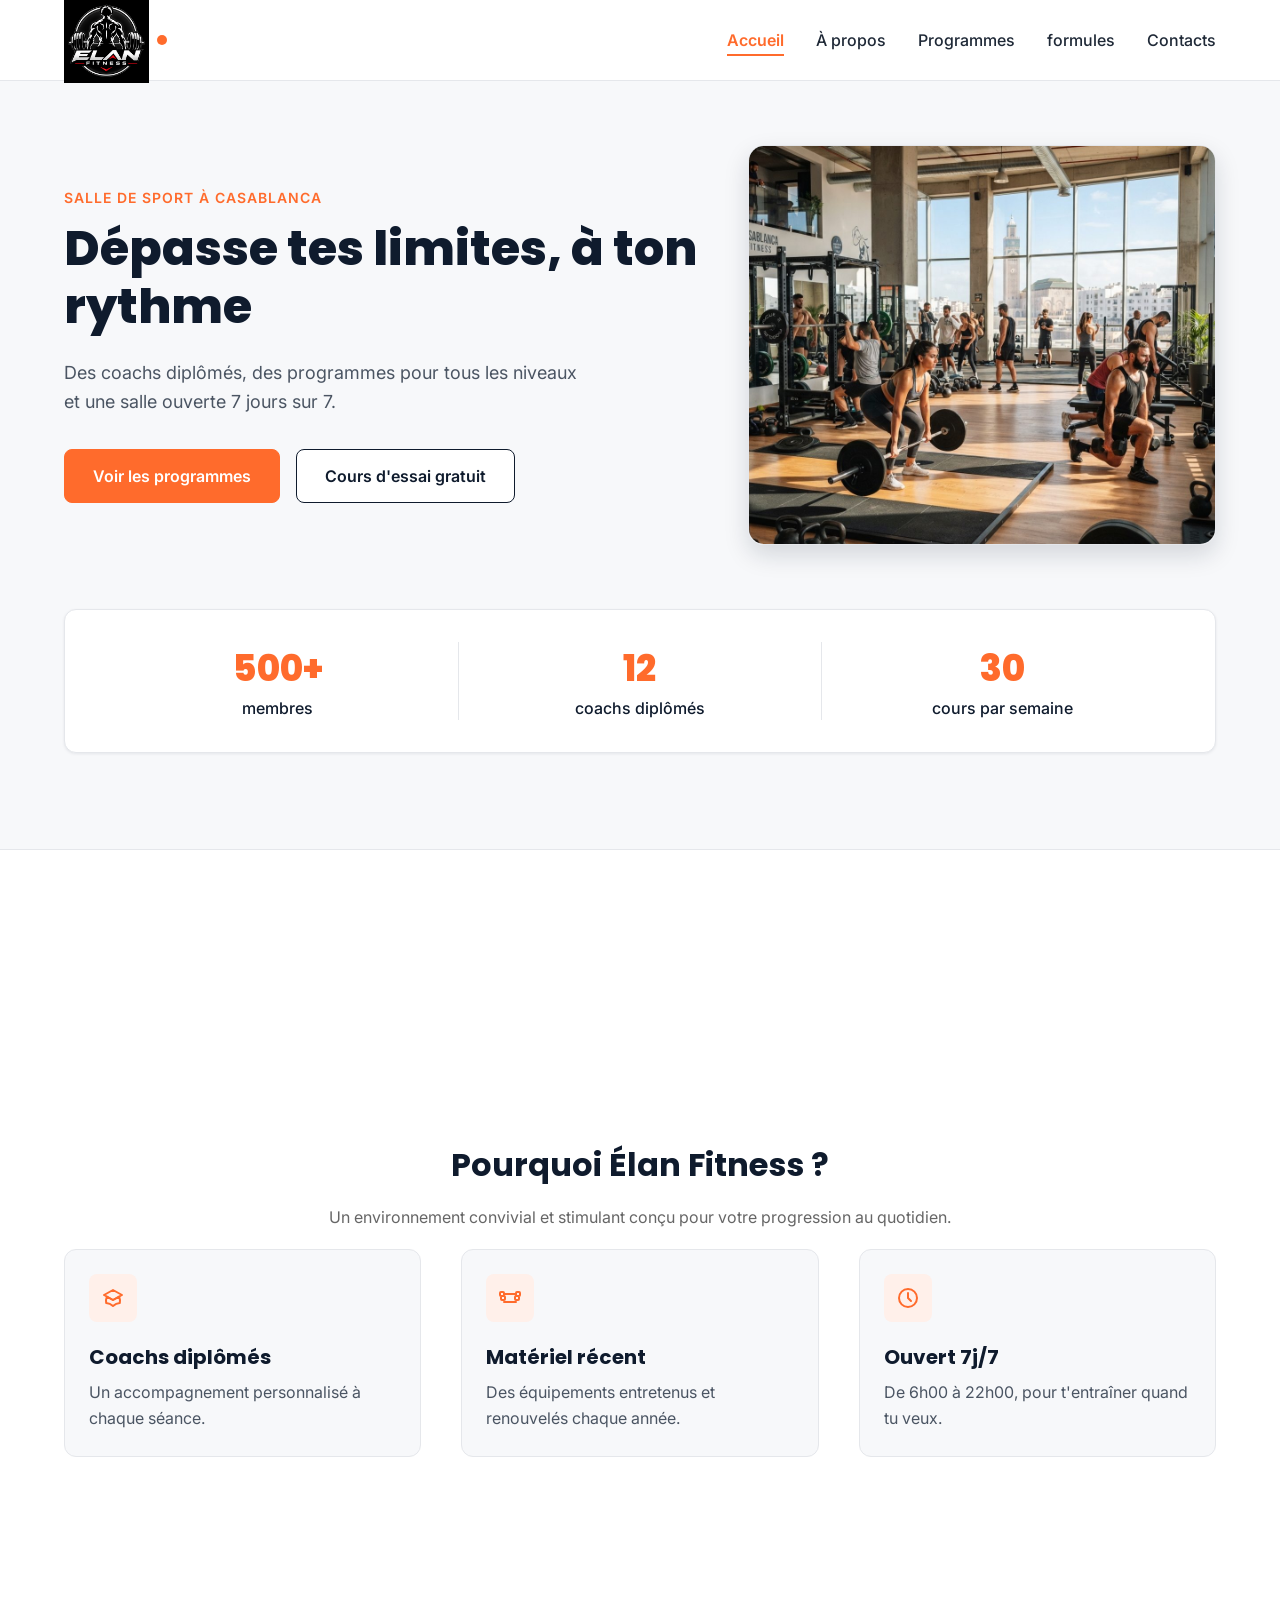
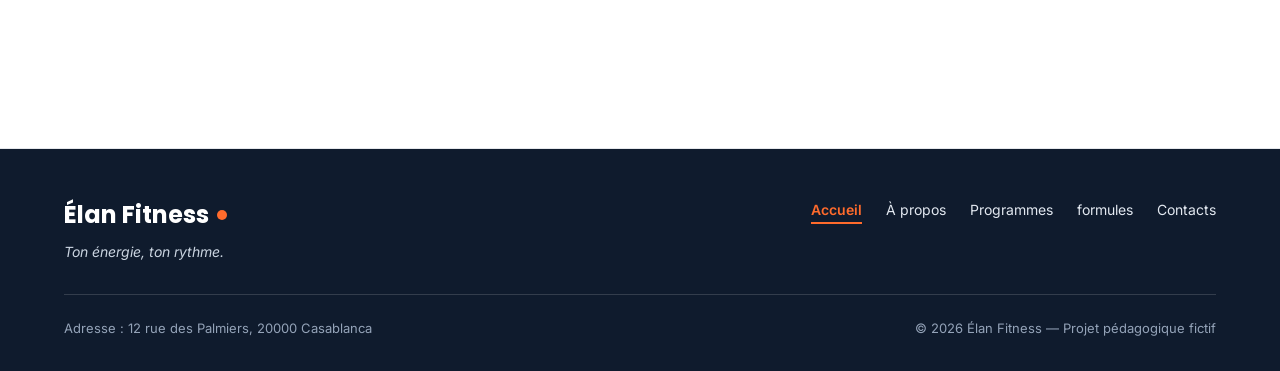
<file: index.html>
<!DOCTYPE html>
<html lang="fr">
<head>
  <meta charset="UTF-8">
  <meta name="viewport" content="width=device-width, initial-scale=1">
  <meta name="description" content="Élan Fitness, salle de sport à Casablanca : musculation, yoga, cardio et boxe fitness avec des coachs diplômés. Réservez votre cours d'essai gratuit.">
  <title>Élan Fitness | Salle de sport à Casablanca</title>

  <link rel="preconnect" href="https://fonts.googleapis.com">
  <link rel="preconnect" href="https://fonts.gstatic.com" crossorigin>
  <link href="https://fonts.googleapis.com/css2?family=Inter:wght@400;500;600&family=Poppins:wght@600;700;800&display=swap" rel="stylesheet">

  <link rel="stylesheet" href="style.css">

</head>

<body>

  <header class="en-tete">
    <div class="conteneur en-tete-contenu">
      <a href="#accueil" class="logo"><img src="./img/Logo fitness ELAN avec silhouette musclée et haltères.png" width="85" height="85"></a>

      <nav aria-label="Navigation principale">
        <ul class="menu">
          <li><a href="index.html" class="lien-actif">Accueil</a></li>
          <li><a href="a_propos.html">À propos</a></li>
          <li><a href="prog.html">Programmes</a></li>
          <li><a href="formules.html">formules</a></li>
          <li><a href="contacts.html">Contacts</a></li>
        </ul>
      </nav>
    </div>
  </header>
 
   <main>

    <section id="accueil" class="hero">
      <div class="conteneur">

        <div class="hero-contenu">
          <div class="hero-texte">
            <p class="sur-titre">Salle de sport à Casablanca</p>
            <h1>Dépasse tes limites, à ton rythme</h1>
            <p class="hero-description">
              Des coachs diplômés, des programmes pour tous les niveaux et une salle ouverte 7 jours sur 7.
            </p>
            <div class="boutons">
              <a href="prog.html" class="bouton bouton-principal">Voir les programmes</a>
              <a href="contacts.html" class="bouton bouton-secondaire">Cours d'essai gratuit</a>
            </div>
          </div>

          <img class="hero-image" src="img/hero.jpg" alt="Des personnes s'entraînent dans une salle de sport lumineuse à Casablanca">
        </div>

        <div class="chiffres">
          <div class="chiffre">
            <p class="chiffre-nombre">500+</p>
            <p>membres</p>
          </div>
          <div class="chiffre">
            <p class="chiffre-nombre">12</p>
            <p>coachs diplômés</p>
          </div>
          <div class="chiffre">
            <p class="chiffre-nombre">30</p>
            <p>cours par semaine</p>
          </div>
        </div>

      </div>
    </section>

    <section class="section section-blanche">
      <div class="conteneur">

        <div class="section-titre">
          <h2>Pourquoi Élan Fitness ?</h2>
          <p>Un environnement convivial et stimulant conçu pour votre progression au quotidien.</p>
        </div>

        <div class="cartes">
          <article class="carte carte-avantage">
            <div class="icone"><img src="img/icone-coach.svg" alt=""></div>
            <h3>Coachs diplômés</h3>
            <p>Un accompagnement personnalisé à chaque séance.</p>
          </article>

          <article class="carte carte-avantage">
            <div class="icone"><img src="img/icone-materiel.svg" alt=""></div>
            <h3>Matériel récent</h3>
            <p>Des équipements entretenus et renouvelés chaque année.</p>
          </article>

          <article class="carte carte-avantage">
            <div class="icone"><img src="img/icone-horloge.svg" alt=""></div>
            <h3>Ouvert 7j/7</h3>
            <p>De 6h00 à 22h00, pour t'entraîner quand tu veux.</p>
          </article>
        </div>

      </div>
    </section>
 </main>

  <footer class="pied-de-page">
    <div class="conteneur">

      <div class="pied-haut">
        <div>
          <p class="logo logo-clair">Élan Fitness</p>
          <p class="slogan">Ton énergie, ton rythme.</p>
        </div>

        <nav aria-label="Navigation du pied de page">
          <ul class="menu menu-pied">
          <li><a href="index.html" class="lien-actif">Accueil</a></li>
          <li><a href="a_propos.html">À propos</a></li>
          <li><a href="prog.html">Programmes</a></li>
          <li><a href="formules.html">formules</a></li>
          <li><a href="contacts.html">Contacts</a></li>
          </ul>
        </nav>
      </div>

      <div class="pied-bas">
        <p>Adresse : 12 rue des Palmiers, 20000 Casablanca</p>
        <p>&copy; 2026 Élan Fitness — Projet pédagogique fictif</p>
      </div>

    </div>
  </footer>

</body>
</html>
</file>
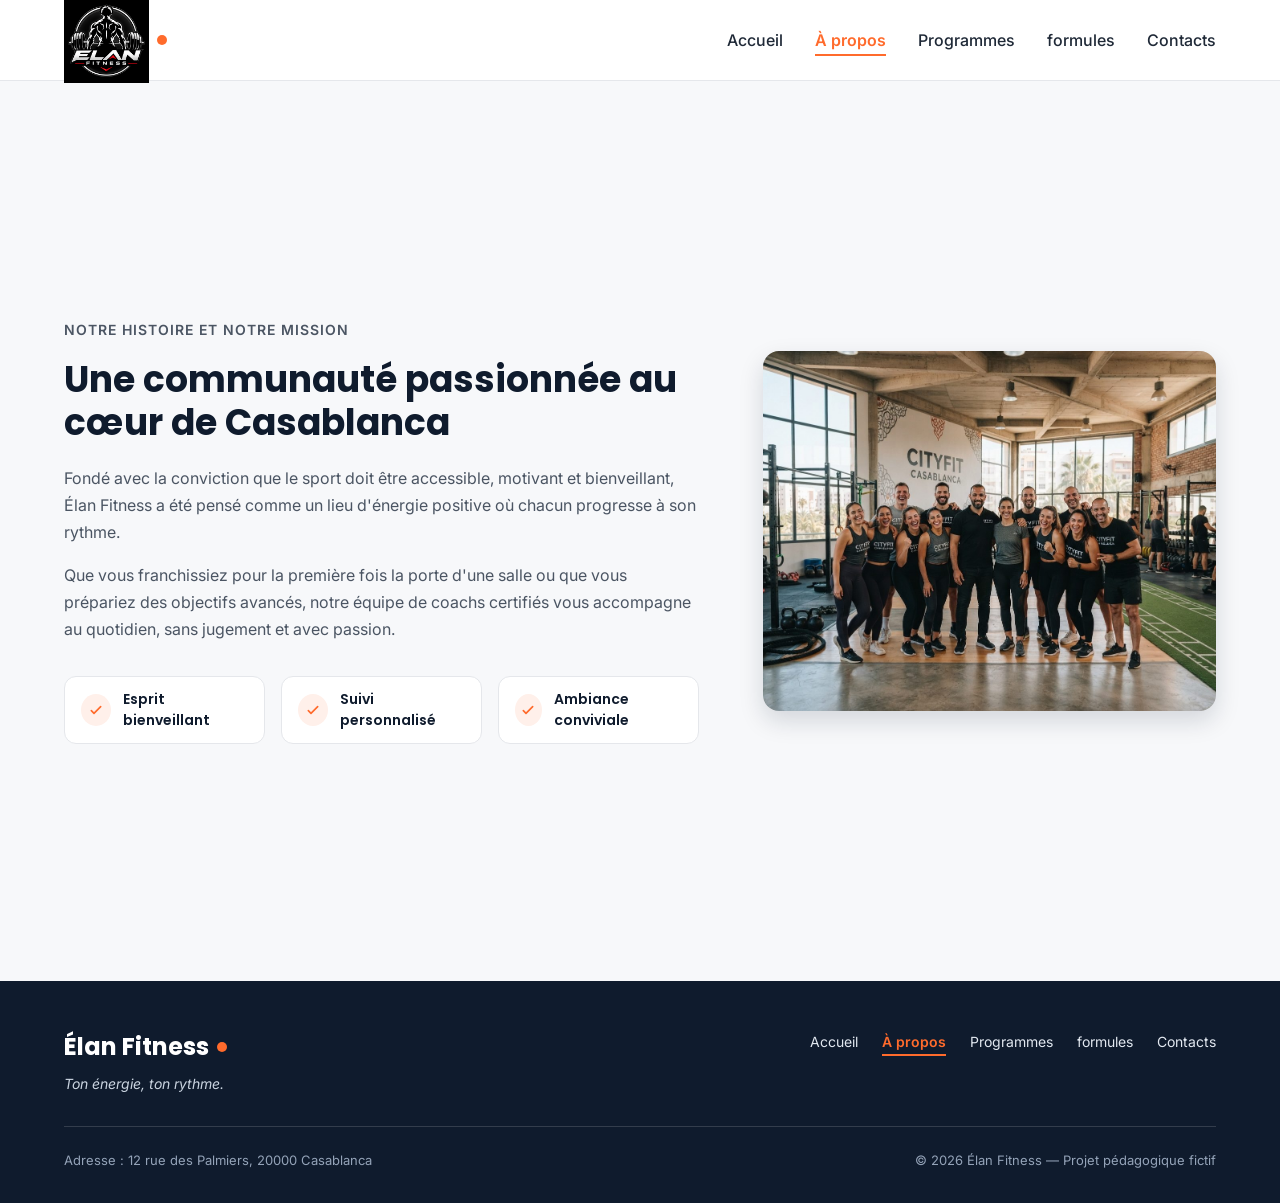
<file: a_propos.html>
<!DOCTYPE html>
<html lang="fr">
<head>
  <meta charset="UTF-8">
  <meta name="viewport" content="width=device-width, initial-scale=1">
  <meta name="description" content="Élan Fitness, salle de sport à Casablanca : musculation, yoga, cardio et boxe fitness avec des coachs diplômés. Réservez votre cours d'essai gratuit.">
  <title>Élan Fitness | Salle de sport à Casablanca</title>

  <link rel="preconnect" href="https://fonts.googleapis.com">
  <link rel="preconnect" href="https://fonts.gstatic.com" crossorigin>
  <link href="https://fonts.googleapis.com/css2?family=Inter:wght@400;500;600&family=Poppins:wght@600;700;800&display=swap" rel="stylesheet">

  <link rel="stylesheet" href="style.css">
</head>

<body>

  <header class="en-tete">
    <div class="conteneur en-tete-contenu">
      <a href="#accueil" class="logo"><img src="./img/Logo fitness ELAN avec silhouette musclée et haltères.png" width="85" height="85"></a>

      <nav aria-label="Navigation principale">
        <ul class="menu">
          <li><a href="index.html">Accueil</a></li>
          <li><a href="a_propos.html" class="lien-actif">À propos</a></li>
          <li><a href="prog.html">Programmes</a></li>
          <li><a href="formules.html">formules</a></li>
          <li><a href="Contacts.html">Contacts</a></li>
        </ul>
      </nav>
    </div>
  </header>
  
  <main>
    <section id="a-propos" class="section">
      <div class="conteneur apropos-contenu">

        <div class="apropos-texte">
          <p class="sur-titre">Notre histoire et notre mission</p>
          <h2>Une communauté passionnée au cœur de Casablanca</h2>
          <p>
            Fondé avec la conviction que le sport doit être accessible, motivant et bienveillant,
            Élan Fitness a été pensé comme un lieu d'énergie positive où chacun progresse à son rythme.
          </p>
          <p>
            Que vous franchissiez pour la première fois la porte d'une salle ou que vous prépariez des
            objectifs avancés, notre équipe de coachs certifiés vous accompagne au quotidien, sans
            jugement et avec passion.
          </p>

          <ul class="valeurs">
            <li class="valeur">
              <div class="icone icone-petite"><img src="img/icone-check.svg" alt=""></div>
              <span>Esprit bienveillant</span>
            </li>
            <li class="valeur">
              <div class="icone icone-petite"><img src="img/icone-check.svg" alt=""></div>
              <span>Suivi personnalisé</span>
            </li>
            <li class="valeur">
              <div class="icone icone-petite"><img src="img/icone-check.svg" alt=""></div>
              <span>Ambiance conviviale</span>
            </li>
          </ul>
        </div>

        <img class="apropos-image" src="img/equipe.jpg" alt="L'équipe de coachs d'Élan Fitness réunie dans la salle">

      </div>
    </section>
     
</main>

  <footer class="pied-de-page">
    <div class="conteneur">

      <div class="pied-haut">
        <div>
          <p class="logo logo-clair">Élan Fitness</p>
          <p class="slogan">Ton énergie, ton rythme.</p>
        </div>

        <nav aria-label="Navigation du pied de page">
          <ul class="menu menu-pied">
          <li><a href="index.html">Accueil</a></li>
          <li><a href="a_propos.html" class="lien-actif">À propos</a></li>
          <li><a href="prog.html">Programmes</a></li>
          <li><a href="formules.html">formules</a></li>
          <li><a href="contacts.html">Contacts</a></li>
          </ul>
        </nav>
      </div>

      <div class="pied-bas">
        <p>Adresse : 12 rue des Palmiers, 20000 Casablanca</p>
        <p>&copy; 2026 Élan Fitness — Projet pédagogique fictif</p>
      </div>

    </div>
  </footer>

</body>
</html>
</file>
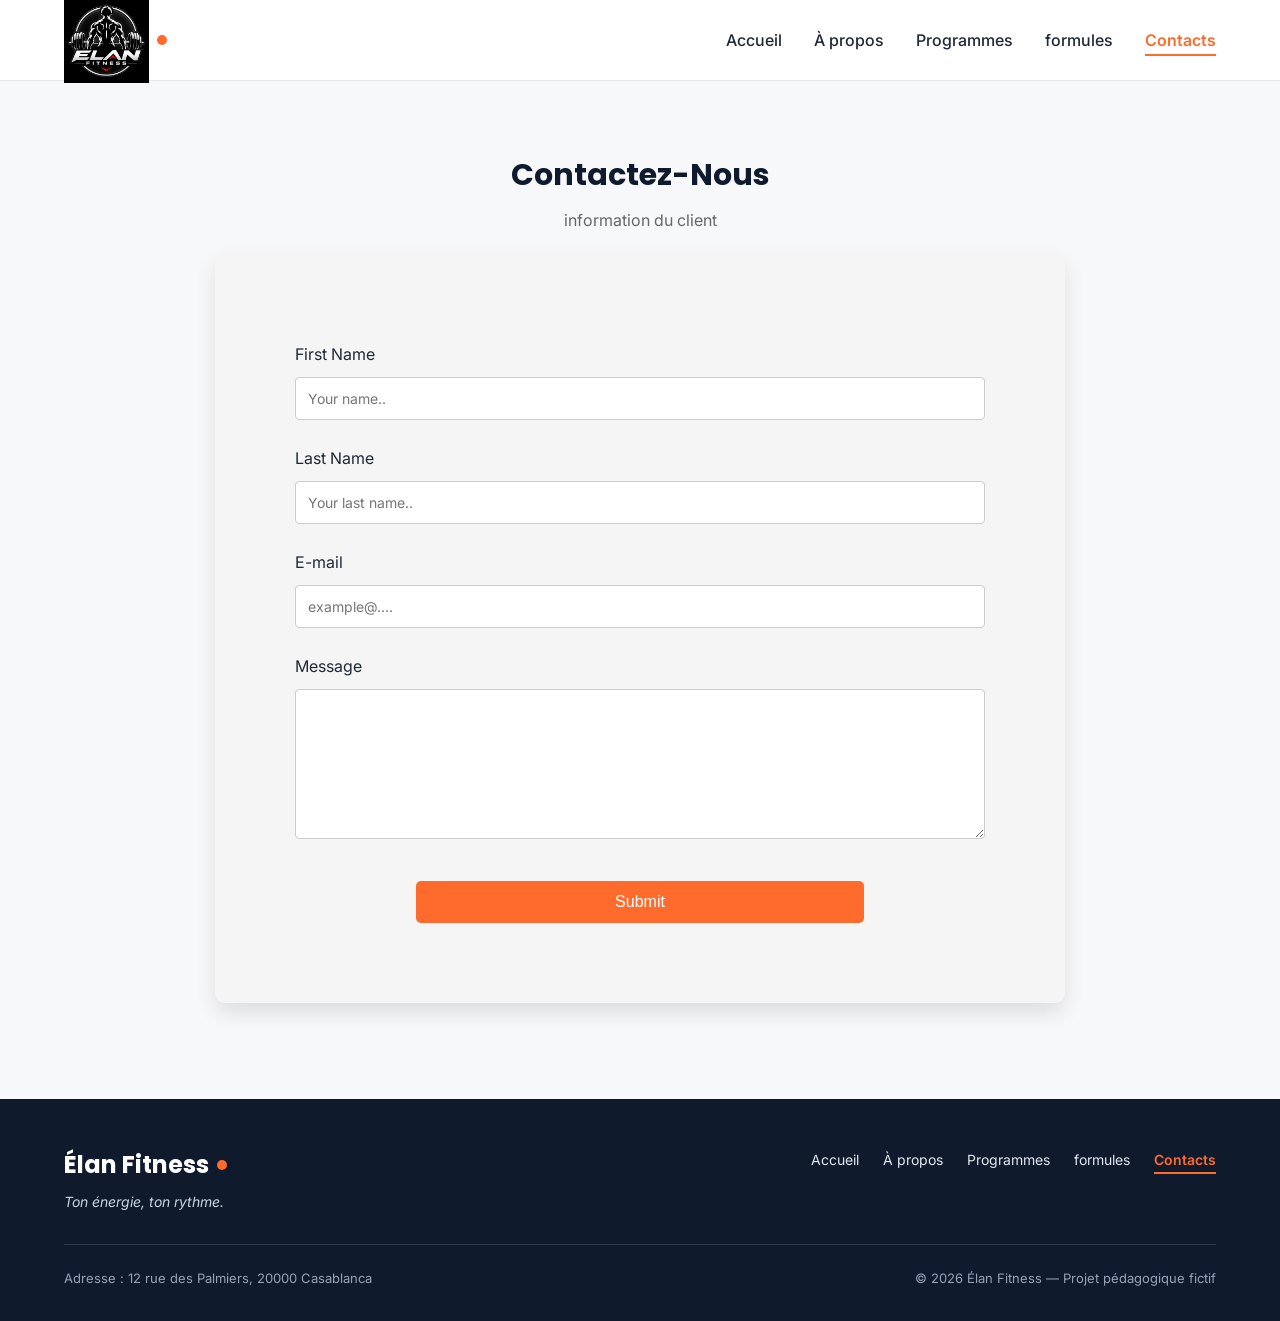
<file: contacts.html>
<!DOCTYPE html>
<html lang="fr">
<head>
  <meta charset="UTF-8">
  <meta name="viewport" content="width=device-width, initial-scale=1">
  <meta name="description" content="Élan Fitness, salle de sport à Casablanca : musculation, yoga, cardio et boxe fitness avec des coachs diplômés. Réservez votre cours d'essai gratuit.">
  <title>Élan Fitness | Salle de sport à Casablanca</title>

  <link rel="preconnect" href="https://fonts.googleapis.com">
  <link rel="preconnect" href="https://fonts.gstatic.com" crossorigin>
  <link href="https://fonts.googleapis.com/css2?family=Inter:wght@400;500;600&family=Poppins:wght@600;700;800&display=swap" rel="stylesheet">

  <link rel="stylesheet" href="style.css">
</head>

<body>

  <header class="en-tete">
    <div class="conteneur en-tete-contenu">
      <a href="#accueil" class="logo"><img src="./img/Logo fitness ELAN avec silhouette musclée et haltères.png" width="85" height="85"></a>

      <nav aria-label="Navigation principale">
        <ul class="menu">
          <li><a href="index.html">Accueil</a></li>
          <li><a href="a_propos.html">À propos</a></li>
          <li><a href="prog.html">Programmes</a></li>
          <li><a href="formules.html">formules</a></li>
          <li><a href="contacts.html" class="lien-actif">Contacts</a></li>
        </ul>
      </nav>
    </div>
  </header>
  <main>
    <section id="Contacts" class="section">
        <div class="formules">

          <div class="section-titre">
            <h3>Contactez-Nous</h3>
            <p>information du client</p>
          </div>
          <div class="container">
            <form action="action_page.php">

            <label for="fname">First Name</label>
            <input type="text" id="fname" name="firstname" placeholder="Your name..">

             <label for="lname">Last Name</label>
             <input type="text" id="lname" name="lastname" placeholder="Your last name..">
             
             <label for="email">E-mail</label>
             <input type="email" id="email" name="E-mail" placeholder="example@....">
            
             <label for="message">Message</label>
             <textarea name="message" id="message"></textarea>
             
             
             
             <input type="submit" value="Submit">

            </form>
        </div>
    </main>
 
<footer class="pied-de-page">
    <div class="conteneur">

      <div class="pied-haut">
        <div>
          <p class="logo logo-clair">Élan Fitness</p>
          <p class="slogan">Ton énergie, ton rythme.</p>
        </div>

        <nav aria-label="Navigation du pied de page">
          <ul class="menu menu-pied">
          <li><a href="index.html">Accueil</a></li>
          <li><a href="a_propos.html">À propos</a></li>
          <li><a href="prog.html">Programmes</a></li>
          <li><a href="formules.html">formules</a></li>
          <li><a href="contacts.html" class="lien-actif">Contacts</a></li>
          </ul>
        </nav>
      </div>

      <div class="pied-bas">
        <p>Adresse : 12 rue des Palmiers, 20000 Casablanca</p>
        <p>&copy; 2026 Élan Fitness — Projet pédagogique fictif</p>
      </div>

    </div>
  </footer>

</body>
</html>
</file>
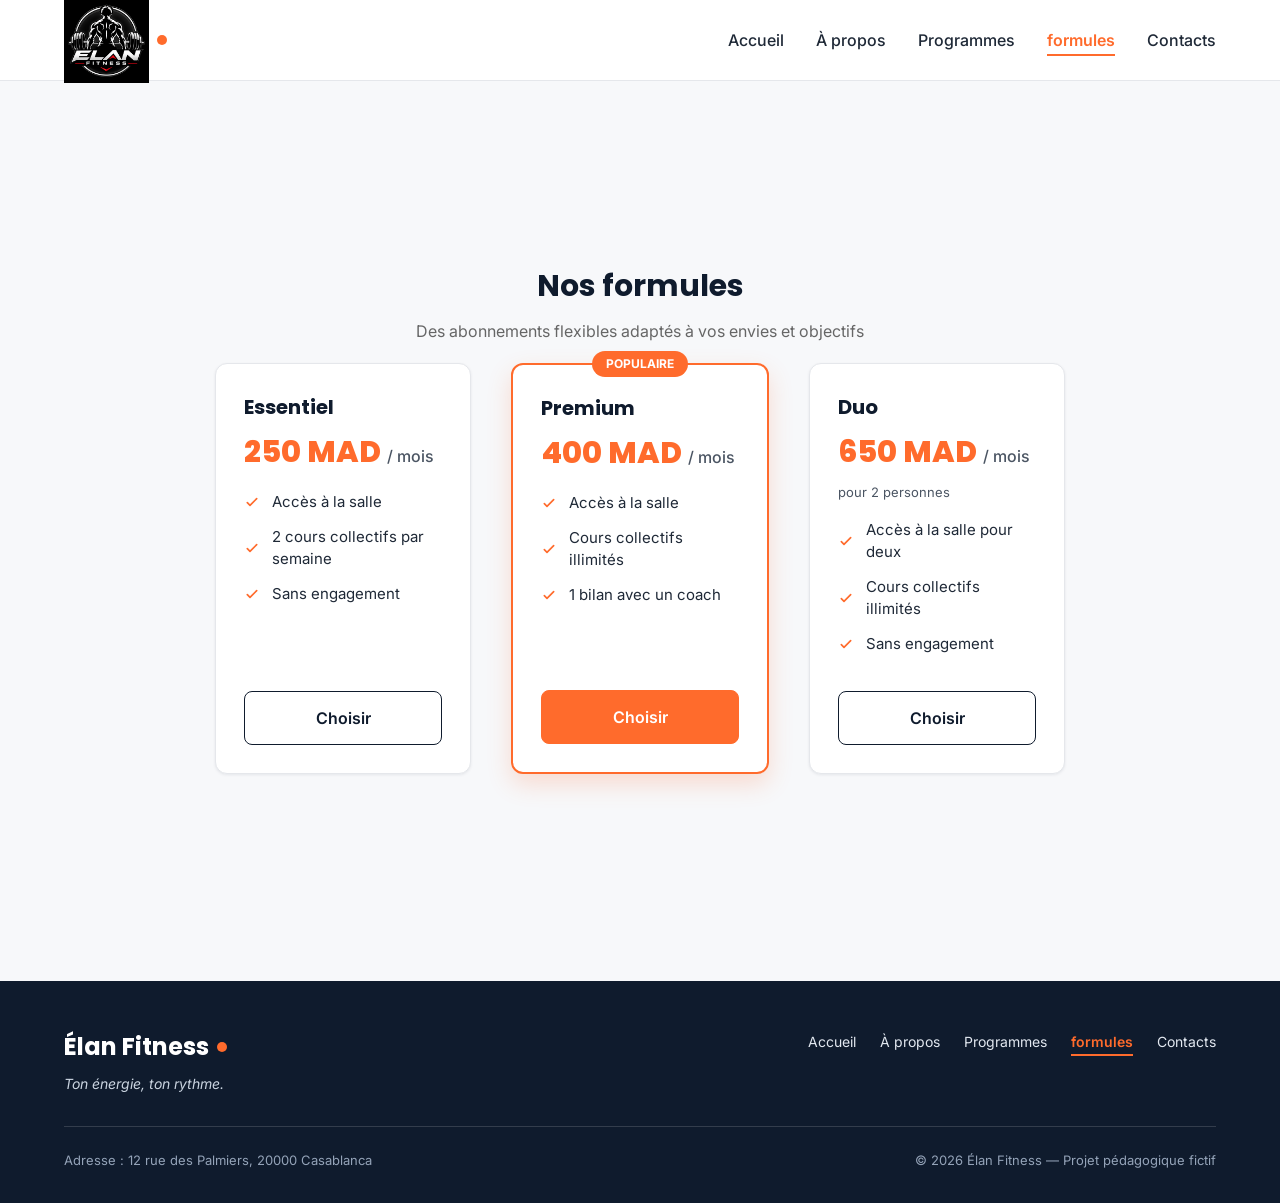
<file: formules.html>
<!DOCTYPE html>
<html lang="fr">
<head>
  <meta charset="UTF-8">
  <meta name="viewport" content="width=device-width, initial-scale=1">
  <meta name="description" content="Élan Fitness, salle de sport à Casablanca : musculation, yoga, cardio et boxe fitness avec des coachs diplômés. Réservez votre cours d'essai gratuit.">
  <title>Élan Fitness | Salle de sport à Casablanca</title>

  <link rel="preconnect" href="https://fonts.googleapis.com">
  <link rel="preconnect" href="https://fonts.gstatic.com" crossorigin>
  <link href="https://fonts.googleapis.com/css2?family=Inter:wght@400;500;600&family=Poppins:wght@600;700;800&display=swap" rel="stylesheet">

  <link rel="stylesheet" href="style.css">
</head>

<body>

  <header class="en-tete">
    <div class="conteneur en-tete-contenu">
      <a href="#accueil" class="logo"><img src="./img/Logo fitness ELAN avec silhouette musclée et haltères.png" width="85" height="85"></a>
      <nav aria-label="Navigation principale">
        <ul class="menu">
          <li><a href="index.html">Accueil</a></li>
          <li><a href="a_propos.html">À propos</a></li>
          <li><a href="prog.html">Programmes</a></li>
          <li><a href="formules.html" class="lien-actif">formules</a></li>
          <li><a href="contacts.html">Contacts</a></li>
        </ul>
      </nav>
    </div>
  </header>

  <main>
    <section id="formules" class="section">
        <div class="formules">

          <div class="section-titre">
            <h3>Nos formules</h3>
            <p>Des abonnements flexibles adaptés à vos envies et objectifs</p>
          </div>

          <div class="cartes">

            <article class="carte formule">
              <h4>Essentiel</h4>
              <p class="prix">250 MAD <span>/ mois</span></p>
              <ul class="formule-liste">
                <li>Accès à la salle</li>
                <li>2 cours collectifs par semaine</li>
                <li>Sans engagement</li>
              </ul>
              <a href="contacts.html" class="bouton bouton-secondaire">Choisir</a>
            </article>

            <article class="carte formule formule-populaire">
              <p class="badge-populaire">Populaire</p>
              <h4>Premium</h4>
              <p class="prix">400 MAD <span>/ mois</span></p>
              <ul class="formule-liste">
                <li>Accès à la salle</li>
                <li>Cours collectifs illimités</li>
                <li>1 bilan avec un coach</li>
              </ul>
              <a href="contacts.html" class="bouton bouton-principal">Choisir</a>
            </article>

            <article class="carte formule">
              <h4>Duo</h4>
              <p class="prix">650 MAD <span>/ mois</span></p>
              <p class="prix-note">pour 2 personnes</p>
              <ul class="formule-liste">
                <li>Accès à la salle pour deux</li>
                <li>Cours collectifs illimités</li>
                <li>Sans engagement</li>
              </ul>
              <a href="contacts.html" class="bouton bouton-secondaire">Choisir</a>
            </article>

          </div>
        </div>

      </div>
    </section>

  </main>

  <footer class="pied-de-page">
    <div class="conteneur">

      <div class="pied-haut">
        <div>
          <p class="logo logo-clair">Élan Fitness</p>
          <p class="slogan">Ton énergie, ton rythme.</p>
        </div>

        <nav aria-label="Navigation du pied de page">
          <ul class="menu menu-pied">
          <li><a href="index.html">Accueil</a></li>
          <li><a href="a_propos.html">À propos</a></li>
          <li><a href="prog.html">Programmes</a></li>
          <li><a href="formules.html" class="lien-actif">formules</a></li>
          <li><a href="contacts.html">Contacts</a></li>
          </ul>
        </nav>
      </div>

      <div class="pied-bas">
        <p>Adresse : 12 rue des Palmiers, 20000 Casablanca</p>
        <p>&copy; 2026 Élan Fitness — Projet pédagogique fictif</p>
      </div>

    </div>
  </footer>

</body>
</html>
</file>
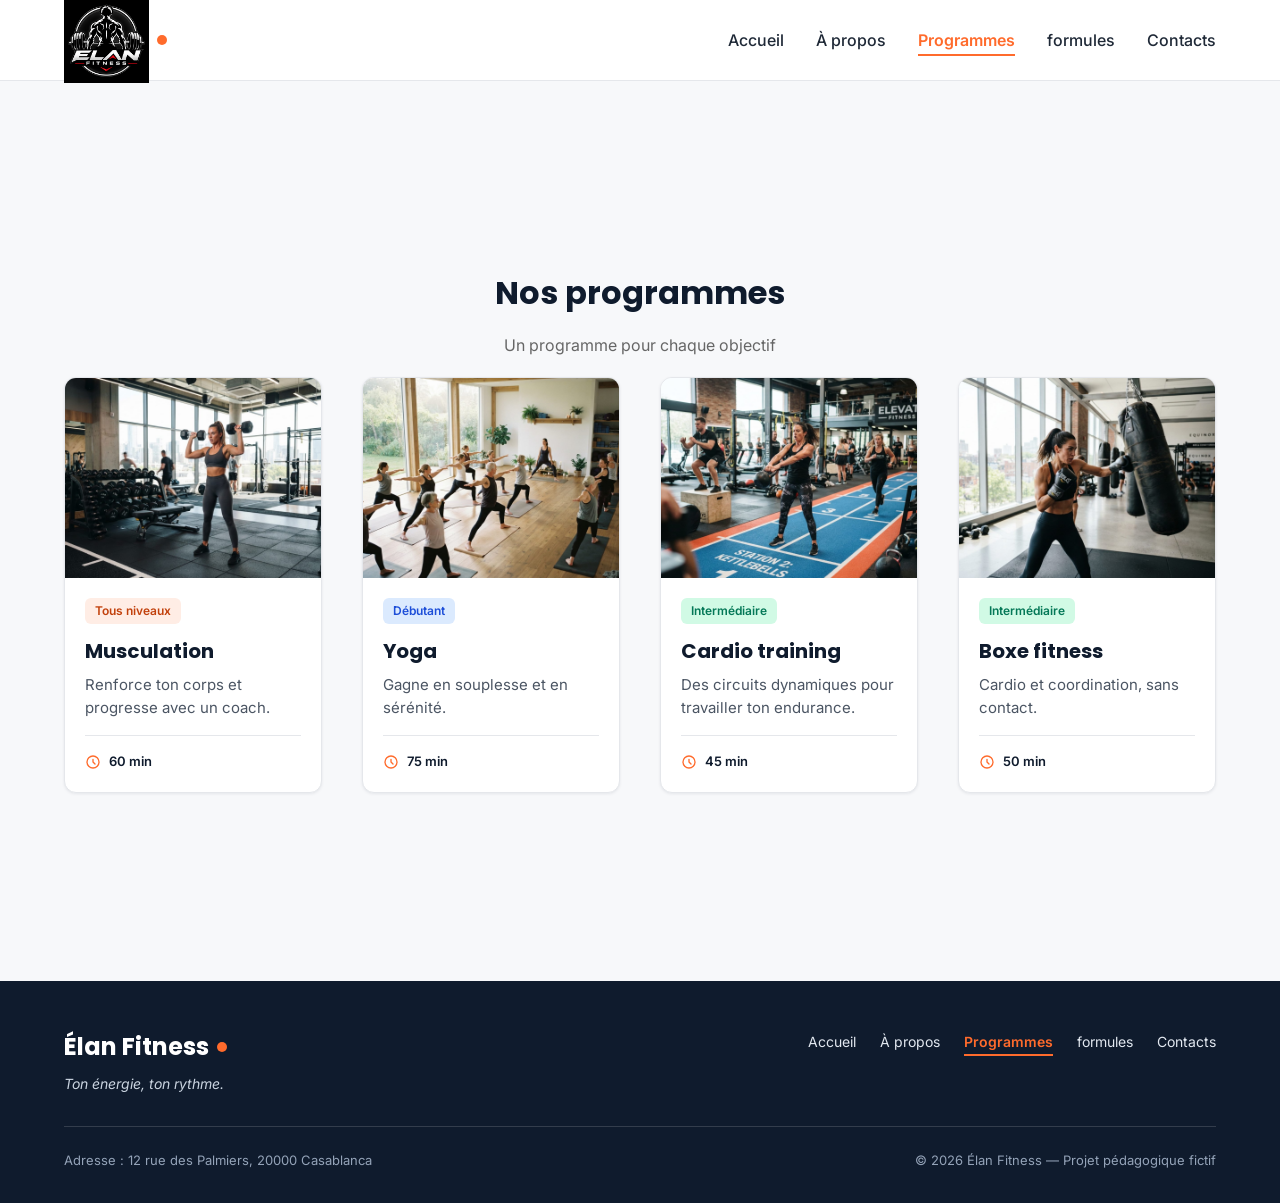
<file: prog.html>
<!DOCTYPE html>
<html lang="fr">
<head>
  <meta charset="UTF-8">
  <meta name="viewport" content="width=device-width, initial-scale=1">
  <meta name="description" content="Élan Fitness, salle de sport à Casablanca : musculation, yoga, cardio et boxe fitness avec des coachs diplômés. Réservez votre cours d'essai gratuit.">
  <title>Élan Fitness | Salle de sport à Casablanca</title>

  <link rel="preconnect" href="https://fonts.googleapis.com">
  <link rel="preconnect" href="https://fonts.gstatic.com" crossorigin>
  <link href="https://fonts.googleapis.com/css2?family=Inter:wght@400;500;600&family=Poppins:wght@600;700;800&display=swap" rel="stylesheet">

  <link rel="stylesheet" href="style.css">
</head>

<body>

  <header class="en-tete">
    <div class="conteneur en-tete-contenu">
      <a href="#accueil" class="logo"><img src="./img/Logo fitness ELAN avec silhouette musclée et haltères.png" width="85" height="85"></a>

      <nav aria-label="Navigation principale">
        <ul class="menu">
          <li><a href="index.html">Accueil</a></li>
          <li><a href="a_propos.html">À propos</a></li>
          <li><a href="prog.html" class="lien-actif">Programmes</a></li>
          <li><a href="formules.html">formules</a></li>
          <li><a href="contacts.html">Contacts</a></li>
        </ul>
      </nav>
    </div>
  </header>

  <main>
    <section id="programmes" class="section">
      <div class="conteneur">

        <div class="section-titre">
          <h2>Nos programmes</h2>
          <p>Un programme pour chaque objectif</p>
        </div>

        <div class="cartes">

          <article class="carte carte-programme">
            <img src="img/musculation.jpg" alt="Une sportive soulève des haltères dans l'espace musculation">
            <div class="programme-corps">
              <span class="etiquette etiquette-orange">Tous niveaux</span>
              <h3>Musculation</h3>
              <p>Renforce ton corps et progresse avec un coach.</p>
              <p class="duree"><img src="img/icone-duree.svg" alt="">60 min</p>
            </div>
          </article>

          <article class="carte carte-programme">
            <img src="img/yoga.jpg" alt="Un groupe pratique le yoga sur des tapis dans une salle lumineuse">
            <div class="programme-corps">
              <span class="etiquette etiquette-bleue">Débutant</span>
              <h3>Yoga</h3>
              <p>Gagne en souplesse et en sérénité.</p>
              <p class="duree"><img src="img/icone-duree.svg" alt="">75 min</p>
            </div>
          </article>

          <article class="carte carte-programme">
            <img src="img/cardio.jpg" alt="Des sportifs suivent un circuit de cardio training avec des kettlebells">
            <div class="programme-corps">
              <span class="etiquette etiquette-verte">Intermédiaire</span>
              <h3>Cardio training</h3>
              <p>Des circuits dynamiques pour travailler ton endurance.</p>
              <p class="duree"><img src="img/icone-duree.svg" alt="">45 min</p>
            </div>
          </article>

          <article class="carte carte-programme">
            <img src="img/boxe.jpg" alt="Une sportive frappe un sac de frappe pendant un cours de boxe fitness">
            <div class="programme-corps">
              <span class="etiquette etiquette-verte">Intermédiaire</span>
              <h3>Boxe fitness</h3>
              <p>Cardio et coordination, sans contact.</p>
              <p class="duree"><img src="img/icone-duree.svg" alt="">50 min</p>
            </div>
          </article>

        </div>

        
    </section>

  </main>

  <footer class="pied-de-page">
    <div class="conteneur">

      <div class="pied-haut">
        <div>
          <p class="logo logo-clair">Élan Fitness</p>
          <p class="slogan">Ton énergie, ton rythme.</p>
        </div>

        <nav aria-label="Navigation du pied de page">
          <ul class="menu menu-pied">
          <li><a href="index.html">Accueil</a></li>
          <li><a href="a_propos.html">À propos</a></li>
          <li><a href="prog.html" class="lien-actif">Programmes</a></li>
          <li><a href="formules.html">formules</a></li>
          <li><a href="contacts.html">Contacts</a></li>
          </ul>
        </nav>
      </div>

      <div class="pied-bas">
        <p>Adresse : 12 rue des Palmiers, 20000 Casablanca</p>
        <p>&copy; 2026 Élan Fitness — Projet pédagogique fictif</p>
      </div>

    </div>
  </footer>

</body>
</html>
</file>
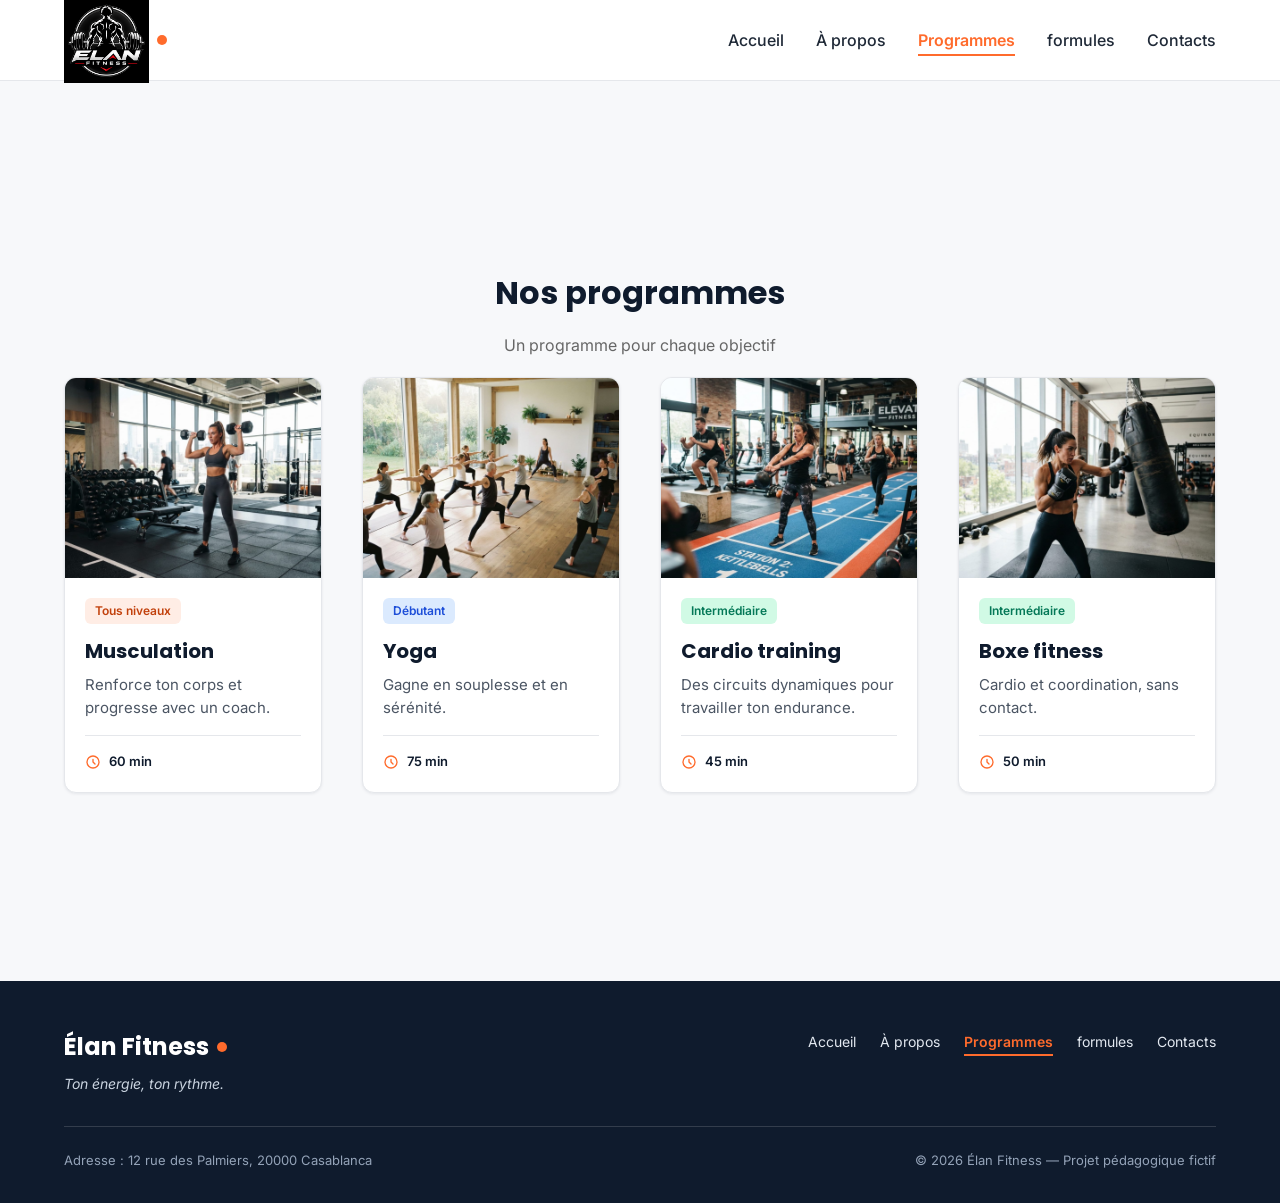
<file: Programmes.html>
<!DOCTYPE html>
<html lang="fr">
<head>
  <meta charset="UTF-8">
  <meta name="viewport" content="width=device-width, initial-scale=1">
  <meta name="description" content="Élan Fitness, salle de sport à Casablanca : musculation, yoga, cardio et boxe fitness avec des coachs diplômés. Réservez votre cours d'essai gratuit.">
  <title>Élan Fitness | Salle de sport à Casablanca</title>

  <link rel="preconnect" href="https://fonts.googleapis.com">
  <link rel="preconnect" href="https://fonts.gstatic.com" crossorigin>
  <link href="https://fonts.googleapis.com/css2?family=Inter:wght@400;500;600&family=Poppins:wght@600;700;800&display=swap" rel="stylesheet">

  <link rel="stylesheet" href="style.css">
</head>

<body>

  <header class="en-tete">
    <div class="conteneur en-tete-contenu">
      <a href="#accueil" class="logo"><img src="./img/Logo fitness ELAN avec silhouette musclée et haltères.png" width="85" height="85"></a>

      <nav aria-label="Navigation principale">
        <ul class="menu">
          <li><a href="index.html">Accueil</a></li>
          <li><a href="a_propos.html">À propos</a></li>
          <li><a href="programmes.html" class="lien-actif">Programmes</a></li>
          <li><a href="formules.html">formules</a></li>
          <li><a href="contacts.html">Contacts</a></li>
        </ul>
      </nav>
    </div>
  </header>

  <main>
    <section id="programmes" class="section">
      <div class="conteneur">

        <div class="section-titre">
          <h2>Nos programmes</h2>
          <p>Un programme pour chaque objectif</p>
        </div>

        <div class="cartes">

          <article class="carte carte-programme">
            <img src="img/musculation.jpg" alt="Une sportive soulève des haltères dans l'espace musculation">
            <div class="programme-corps">
              <span class="etiquette etiquette-orange">Tous niveaux</span>
              <h3>Musculation</h3>
              <p>Renforce ton corps et progresse avec un coach.</p>
              <p class="duree"><img src="img/icone-duree.svg" alt="">60 min</p>
            </div>
          </article>

          <article class="carte carte-programme">
            <img src="img/yoga.jpg" alt="Un groupe pratique le yoga sur des tapis dans une salle lumineuse">
            <div class="programme-corps">
              <span class="etiquette etiquette-bleue">Débutant</span>
              <h3>Yoga</h3>
              <p>Gagne en souplesse et en sérénité.</p>
              <p class="duree"><img src="img/icone-duree.svg" alt="">75 min</p>
            </div>
          </article>

          <article class="carte carte-programme">
            <img src="img/cardio.jpg" alt="Des sportifs suivent un circuit de cardio training avec des kettlebells">
            <div class="programme-corps">
              <span class="etiquette etiquette-verte">Intermédiaire</span>
              <h3>Cardio training</h3>
              <p>Des circuits dynamiques pour travailler ton endurance.</p>
              <p class="duree"><img src="img/icone-duree.svg" alt="">45 min</p>
            </div>
          </article>

          <article class="carte carte-programme">
            <img src="img/boxe.jpg" alt="Une sportive frappe un sac de frappe pendant un cours de boxe fitness">
            <div class="programme-corps">
              <span class="etiquette etiquette-verte">Intermédiaire</span>
              <h3>Boxe fitness</h3>
              <p>Cardio et coordination, sans contact.</p>
              <p class="duree"><img src="img/icone-duree.svg" alt="">50 min</p>
            </div>
          </article>

        </div>

        
    </section>

  </main>

  <footer class="pied-de-page">
    <div class="conteneur">

      <div class="pied-haut">
        <div>
          <p class="logo logo-clair">Élan Fitness</p>
          <p class="slogan">Ton énergie, ton rythme.</p>
        </div>

        <nav aria-label="Navigation du pied de page">
          <ul class="menu menu-pied">
          <li><a href="index.html">Accueil</a></li>
          <li><a href="a_propos.html">À propos</a></li>
          <li><a href="programmes.html" class="lien-actif">Programmes</a></li>
          <li><a href="formules.html">formules</a></li>
          <li><a href="contacts.html">Contacts</a></li>
          </ul>
        </nav>
      </div>

      <div class="pied-bas">
        <p>Adresse : 12 rue des Palmiers, 20000 Casablanca</p>
        <p>&copy; 2026 Élan Fitness — Projet pédagogique fictif</p>
      </div>

    </div>
  </footer>

</body>
</html>
</file>
<file: style.css>
* {
  box-sizing: border-box;
  margin: 0;
  padding: 0;
}

html {
  scroll-behavior: smooth;
}

body {
  font-family: 'Inter', Arial, sans-serif;
  font-size: 16px;
  line-height: 1.5;
  color: #1F2937;
  background-color: #F7F8FA;
}

h1, h2, h3, h4 {
  font-family: 'Poppins', Arial, sans-serif;
  color: #0F1B2D;
}

a {
  color: inherit;
  text-decoration: none;
}

ul {
  list-style: none;
}

img {
  display: block;
  max-width: 100%;
}

a:focus-visible,
button:focus-visible {
  outline: 3px solid #FF6B2C;
  outline-offset: 2px;
}

.conteneur {
  width: 100%;
  max-width: 1200px;
  margin: 0 auto;
  padding: 0 24px;
}

.section {
  padding: 96px 0;
}

.section-blanche {
  background-color: #FFFFFF;
  border-top: 1px solid #E5E7EB;
  border-bottom: 1px solid #E5E7EB;
}

.section-titre {
  max-width: 640px;
  margin: 0 auto 64px;
  text-align: center;
}

.section-titre h2 {
  font-size: 32px;
  margin-bottom: 16px;
}

.section-titre h3 {
  font-size: 26px;
  margin-bottom: 12px;
}

.section-titre p {
  color: #4B5563;
}

.sur-titre {
  font-size: 14px;
  font-weight: 600;
  color: #FF6B2C;
  text-transform: uppercase;
  letter-spacing: 1px;
  margin-bottom: 12px;
}

.bouton {
  display: inline-block;
  padding: 14px 28px;
  border-radius: 8px;
  font-size: 16px;
  font-weight: 600;
  text-align: center;
  cursor: pointer;
}

.bouton-principal {
  background-color: #FF6B2C;
  border: 1px solid #FF6B2C;
  color: #FFFFFF;
}

.bouton-principal:hover {
  background-color: #F05817;
}

.bouton-secondaire {
  background-color: #FFFFFF;
  border: 1px solid #0F1B2D;
  color: #0F1B2D;
}

.bouton-secondaire:hover {
  background-color: #F3F4F6;
}

.cartes {
  display: flex;
  gap: 40px;
}

.carte {
  flex: 1;
  background-color: #FFFFFF;
  border: 1px solid #E5E7EB;
  border-radius: 12px;
  box-shadow: 0 1px 3px rgba(15, 27, 45, 0.08);
}

.icone {
  width: 48px;
  height: 48px;
  background-color: #FFF0EA;
  border-radius: 8px;
  display: flex;
  align-items: center;
  justify-content: center;
}

.icone img {
  width: 24px;
  height: 24px;
}

.icone-petite {
  width: 32px;
  height: 32px;
  border-radius: 50%;
}

.icone-petite img {
  width: 16px;
  height: 16px;
}

.en-tete {
  position: sticky;
  top: 0;
  z-index: 10;
  background-color: #FFFFFF;
  border-bottom: 1px solid #E5E7EB;
}

.en-tete-contenu {
  height: 80px;
  display: flex;
  align-items: center;
  justify-content: space-between;
}

.logo {
  display: flex;
  align-items: center;
  font-family: 'Poppins', Arial, sans-serif;
  font-size: 24px;
  font-weight: 700;
  color: #0F1B2D;
}

.logo::after {
  content: "";
  width: 10px;
  height: 10px;
  margin-left: 8px;
  background-color: #FF6B2C;
  border-radius: 50%;
}

.menu {
  display: flex;
  gap: 32px;
}

.menu a {
  font-weight: 500;
  padding-bottom: 4px;
  border-bottom: 2px solid transparent;
}

.menu a:hover {
  color: #FF6B2C;
}

.menu .lien-actif {
  color: #FF6B2C;
  font-weight: 600;
  border-bottom-color: #FF6B2C;
}

.hero {
  padding: 64px 0 96px;
}

.hero-contenu {
  display: flex;
  align-items: center;
  gap: 32px;
}

.hero-texte {
  flex: 7;
}

.hero-texte h1 {
  font-size: 48px;
  font-weight: 800;
  line-height: 1.2;
  margin-bottom: 24px;
}

.hero-description {
  max-width: 520px;
  font-size: 18px;
  line-height: 1.6;
  color: #4B5563;
  margin-bottom: 32px;
}

.boutons {
  display: flex;
  flex-wrap: wrap;
  gap: 16px;
}

.hero-image {
  flex: 5;
  min-width: 0;
  height: 400px;
  object-fit: cover;
  border-radius: 16px;
  border: 1px solid #E5E7EB;
  box-shadow: 0 10px 25px rgba(15, 27, 45, 0.15);
}

.chiffres {
  display: flex;
  margin-top: 64px;
  padding: 32px;
  background-color: #FFFFFF;
  border: 1px solid #E5E7EB;
  border-radius: 12px;
  box-shadow: 0 1px 3px rgba(15, 27, 45, 0.08);
}

.chiffre {
  flex: 1;
  text-align: center;
  font-weight: 500;
  color: #0F1B2D;
}

.chiffre + .chiffre {
  border-left: 1px solid #E5E7EB;
}

.chiffre-nombre {
  font-family: 'Poppins', Arial, sans-serif;
  font-size: 36px;
  font-weight: 800;
  color: #FF6B2C;
}

.carte-avantage {
  padding: 24px;
  background-color: #F7F8FA;
  box-shadow: none;
}

.carte-avantage .icone {
  margin-bottom: 20px;
}

.carte-avantage h3 {
  font-size: 20px;
  margin-bottom: 8px;
}

.carte-avantage p {
  color: #4B5563;
  line-height: 1.6;
}

.apropos-contenu {
  display: flex;
  align-items: center;
  gap: 64px;
}

.apropos-texte {
  flex: 7;
}

.apropos-texte h2 {
  font-size: 36px;
  line-height: 1.2;
  margin-bottom: 20px;
}

.apropos-texte p {
  color: #4B5563;
  line-height: 1.7;
  margin-bottom: 16px;
}

.valeurs {
  display: flex;
  gap: 16px;
  margin-top: 32px;
}

.valeur {
  flex: 1;
  display: flex;
  align-items: center;
  gap: 12px;
  padding: 12px 16px;
  background-color: #FFFFFF;
  border: 1px solid #E5E7EB;
  border-radius: 12px;
  font-family: 'Poppins', Arial, sans-serif;
  font-size: 14px;
  font-weight: 600;
  color: #0F1B2D;
}

.apropos-image {
  flex: 5;
  min-width: 0;
  height: 360px;
  object-fit: cover;
  border-radius: 16px;
  box-shadow: 0 10px 25px rgba(15, 27, 45, 0.15);
}

.carte-programme {
  display: flex;
  flex-direction: column;
  overflow: hidden;
}

.carte-programme > img {
  width: 100%;
  height: 200px;
  object-fit: cover;
}

.programme-corps {
  flex: 1;
  display: flex;
  flex-direction: column;
  padding: 20px;
}

.programme-corps h3 {
  font-size: 20px;
  margin-bottom: 8px;
}

.programme-corps p {
  font-size: 15px;
  color: #4B5563;
}

.etiquette {
  align-self: flex-start;
  padding: 4px 10px;
  margin-bottom: 12px;
  border-radius: 6px;
  font-size: 12px;
  font-weight: 600;
}

.etiquette-orange {
  background-color: #FFEDE5;
  color: #C2410C;
}

.etiquette-bleue {
  background-color: #DBEAFE;
  color: #1D4ED8;
}

.etiquette-verte {
  background-color: #D1FAE5;
  color: #047857;
}

.programme-corps .duree {
  display: flex;
  align-items: center;
  gap: 8px;
  margin-top: auto;
  padding-top: 16px;
  border-top: 1px solid #E5E7EB;
  font-size: 13px;
  font-weight: 600;
  color: #0F1B2D;
}

.programme-corps h3 + p {
  margin-bottom: 16px;
}

.duree img {
  width: 16px;
  height: 16px;
}

.formules {
  margin-top: 96px;
  width: 850px;
}

.formule {
  position: relative;
  display: flex;
  flex-direction: column;
  padding: 28px;
}

.formule h4 {
  font-size: 20px;
}

.prix {
  margin: 8px 0 16px;
  font-family: 'Poppins', Arial, sans-serif;
  font-size: 30px;
  font-weight: 800;
  color: #FF6B2C;
}

.prix span {
  font-family: 'Inter', Arial, sans-serif;
  font-size: 16px;
  font-weight: 500;
  color: #4B5563;
}

.prix-note {
  margin: -8px 0 16px;
  font-size: 13px;
  color: #4B5563;
}

.formule-liste {
  flex: 1;
  margin-bottom: 24px;
}

.formule-liste li {
  padding-left: 28px;
  margin-bottom: 12px;
  font-size: 15px;
  background-image: url('img/icone-check.svg');
  background-repeat: no-repeat;
  background-position: left center;
  background-size: 16px;
}

.formule .bouton {
  display: block;
}

.formule-populaire {
  border: 2px solid #FF6B2C;
  box-shadow: 0 10px 25px rgba(255, 107, 44, 0.2);
}

.badge-populaire {
  position: absolute;
  top: -14px;
  left: 50%;
  transform: translateX(-50%);
  padding: 4px 14px;
  background-color: #FF6B2C;
  border-radius: 999px;
  font-size: 12px;
  font-weight: 700;
  text-transform: uppercase;
  color: #FFFFFF;
}

.pied-de-page {
  padding: 48px 0 32px;
  background-color: #0F1B2D;
  color: #FFFFFF;
}

.pied-haut {
  display: flex;
  justify-content: space-between;
  align-items: flex-start;
  padding-bottom: 32px;
  border-bottom: 1px solid rgba(255, 255, 255, 0.15);
}

.logo-clair {
  color: #FFFFFF;
}

.slogan {
  margin-top: 8px;
  font-size: 14px;
  font-style: italic;
  color: #CBD5E1;
}

.menu-pied {
  gap: 24px;
}

.menu-pied a {
  font-size: 14px;
  font-weight: 400;
  color: #E2E8F0;
}

.pied-bas {
  display: flex;
  justify-content: space-between;
  margin-top: 24px;
  font-size: 13px;
  color: #94A3B8;
}

.section {
    min-height: 100vh;
    display: flex;
    justify-content: center;
    align-items: center;
}

.Contacts {
    width: 100%;
    max-width: 500px;
    text-align: center;
}

.section-titre {
    margin-bottom: 20px;
}

.section-titre h3 {
    font-size: 30px;
    margin-bottom: 10px;
    margin-top: -120px;
}

.section-titre p {
    color: #666;
}

.container {
    background-color: #f5f5f5;
    padding: 80px;
    border-radius: 10px;
    box-shadow: 0 10px 20px rgba(0, 0, 0, 0.1);
  }

label {
    display: block;
    text-align: left;
    margin: 10px 0 5px;
}

input[type="text"],
input[type="email"] {
    width: 100%;
    padding: 12px;
    border: 1px solid #ccc;
    border-radius: 5px;
    box-sizing: border-box;
}

input[type="submit"] {
    background-color: #FF6B2C;
    color: white;
    border: none;
    padding: 12px 30px;
    margin-top: 20px;
    border-radius: 5px;
    cursor: pointer;
    font-size: 16px;
    display: block;
    margin: 20px auto 0 auto;
    width: 65%;
}

input[type="submit"]:hover {
    background-color: #FF6B2C;
}

input[type="text"],
input[type="email"],
textarea {
  width: 100%;
  padding: 12px;
  border: 1px solid #ccc;
  border-radius: 4px;
  box-sizing: border-box;
  margin-top: 6px;
  margin-bottom: 16px;
  font-family: 'Inter', sans-serif;
  font-size: 14px;
}
textarea {
  height: 150px; 
  resize: vertical;
}
input[type="text"]:focus,
input[type="email"]:focus,
textarea:focus {
  border-color: #f2f1f1; 
  outline: none;
}
</file>
